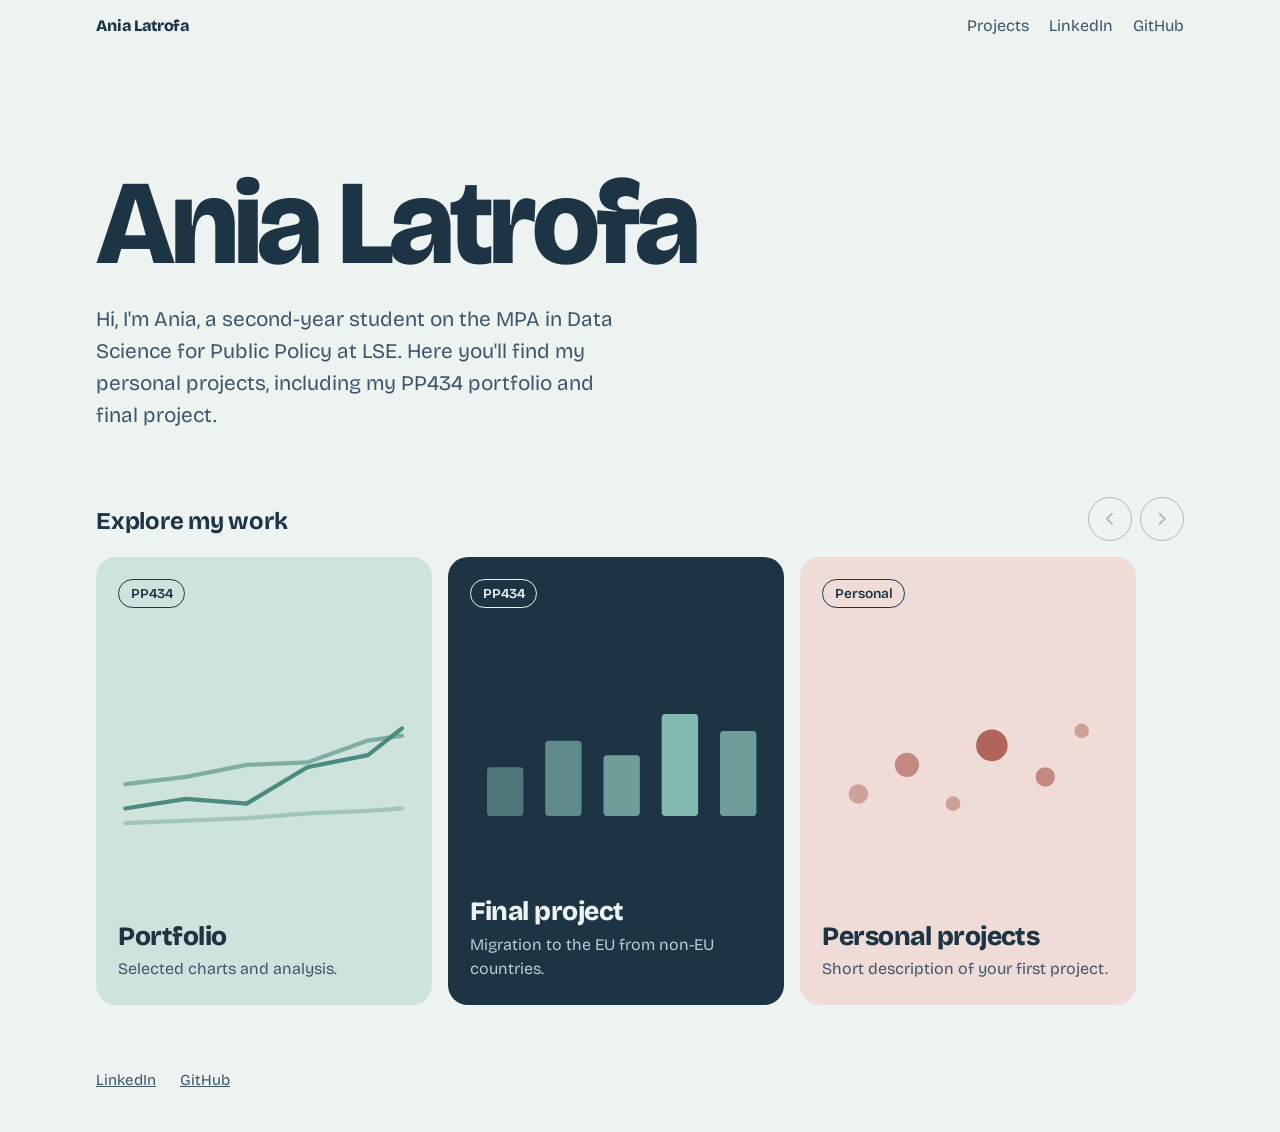
<file: index.html>
<!DOCTYPE html>
<html lang="en">
<head>
    <meta charset="utf-8">
    <meta name="viewport" content="width=device-width, initial-scale=1">
    <title>Ania Latrofa</title>
    <meta name="description" content="Data visualisation and public policy projects by Ania Latrofa, MPA in Data Science for Public Policy at LSE.">

    <link rel="preconnect" href="https://fonts.googleapis.com">
    <link rel="preconnect" href="https://fonts.gstatic.com" crossorigin>
    <link href="https://fonts.googleapis.com/css2?family=Bricolage+Grotesque:wght@400;600;700;800&display=swap" rel="stylesheet">

    <!-- This page is self-contained, so it does not load styles.css.
         Your chart pages (portfolio.html etc.) keep using styles.css as before. -->
    <style>
        :root {
            /* Page colours. To match your chart pages exactly, replace --bg with the
               background colour used in styles.css. */
            --bg: #edf3f1;          /* faded teal background */
            --ink: #1d3445;         /* faded marine blue, main text */
            --ink-soft: #3f566a;    /* secondary text */
            --gap: 1rem;
            --pad: max(1.25rem, calc((100vw - 68rem) / 2));  /* aligns content and tiles */
        }

        * { box-sizing: border-box; }

        body {
            margin: 0;
            background: var(--bg);
            color: var(--ink);
            font-family: "Bricolage Grotesque", system-ui, -apple-system, "Segoe UI", sans-serif;
            line-height: 1.55;
            -webkit-font-smoothing: antialiased;
        }

        a { color: inherit; }

        a:focus-visible,
        button:focus-visible {
            outline: 3px solid var(--ink);
            outline-offset: 3px;
        }

        /* ---------- Top bar (stays visible while scrolling) ---------- */
        .site-header {
            position: sticky;
            top: 0;
            z-index: 10;
            display: flex;
            justify-content: space-between;
            align-items: center;
            padding: 0.9rem var(--pad);
            background: rgba(237, 243, 241, 0.88);
            -webkit-backdrop-filter: blur(8px);
            backdrop-filter: blur(8px);
        }
        .site-header .brand {
            font-weight: 800;
            letter-spacing: -0.01em;
            text-decoration: none;
        }
        .site-header nav { display: flex; gap: 1.25rem; }
        .site-header nav a { color: var(--ink-soft); text-decoration: none; }
        .site-header nav a:hover {
            color: var(--ink);
            text-decoration: underline;
            text-underline-offset: 4px;
        }

        /* ---------- Intro ---------- */
        .hero { padding: clamp(3rem, 10vw, 7rem) var(--pad) clamp(2.5rem, 6vw, 4rem); }
        .hero h1 {
            margin: 0;
            font-size: clamp(3.2rem, 10vw, 7.5rem);
            line-height: 0.95;
            font-weight: 800;
            letter-spacing: -0.035em;
        }
        .hero p {
            max-width: 34rem;
            margin: 1.5rem 0 0;
            font-size: clamp(1.05rem, 2.2vw, 1.3rem);
            color: var(--ink-soft);
        }

        /* ---------- Scroll menu ---------- */
        .projects-head {
            display: flex;
            justify-content: space-between;
            align-items: flex-end;
            padding: 0 var(--pad) 1rem;
        }
        .projects-head h2 {
            margin: 0;
            font-size: 1.5rem;
            font-weight: 700;
            letter-spacing: -0.01em;
        }
        .rail-controls { display: flex; gap: 0.5rem; }
        .rail-btn {
            display: grid;
            place-items: center;
            width: 2.75rem;
            height: 2.75rem;
            border-radius: 50%;
            border: 1.5px solid var(--ink);
            background: transparent;
            color: var(--ink);
            cursor: pointer;
        }
        .rail-btn:hover:not(:disabled) { background: var(--ink); color: var(--bg); }
        .rail-btn:disabled { opacity: 0.3; cursor: default; }
        .rail-btn svg { width: 1.1rem; height: 1.1rem; }

        .rail {
            list-style: none;
            margin: 0;
            padding: 0 var(--pad) 1rem;
            display: flex;
            gap: var(--gap);
            overflow-x: auto;
            scroll-snap-type: x proximity;
            scroll-padding-inline: var(--pad);
            scrollbar-width: none;
            -webkit-overflow-scrolling: touch;
        }
        .rail::-webkit-scrollbar { display: none; }
        .rail > li { flex: 0 0 auto; scroll-snap-align: start; }

        .tile {
            display: flex;
            flex-direction: column;
            justify-content: space-between;
            width: clamp(16rem, 78vw, 21rem);
            height: clamp(22rem, 56vh, 28rem);
            padding: 1.4rem;
            border-radius: 1.25rem;
            background: var(--tile-bg);
            color: var(--ink);
            text-decoration: none;
            transition: transform 0.25s ease;
        }
        .tile:hover { transform: translateY(-4px); }

        .tile-tag {
            align-self: flex-start;
            padding: 0.2rem 0.7rem;
            border: 1.5px solid currentColor;
            border-radius: 999px;
            font-size: 0.85rem;
            font-weight: 600;
        }
        .tile-art {
            align-self: center;
            width: 100%;
            height: auto;
            color: var(--tile-art);
        }
        .tile-title {
            display: block;
            font-size: 1.65rem;
            font-weight: 800;
            line-height: 1.1;
            letter-spacing: -0.02em;
        }
        .tile-desc {
            display: block;
            margin-top: 0.4rem;
            font-size: 1rem;
            color: var(--ink-soft);
        }

        /* Tile colours (faded versions of your teal, blue and the red used for the South) */
        .tile--teal { --tile-bg: #cfe3de; --tile-art: #4b8a7e; }
        .tile--blue { --tile-bg: #d9e3ec; --tile-art: #47698a; }
        .tile--navy { --tile-bg: #1d3445; --tile-art: #82bab0; color: #edf3f1; }
        .tile--navy .tile-desc { color: #b9ccd3; }
        .tile--rose { --tile-bg: #efdcd6; --tile-art: #b0645a; }
        .tile--empty {
            --tile-bg: transparent;
            --tile-art: #8aa3a0;
            border: 2px dashed #8aa3a0;
        }

        /* ---------- Footer ---------- */
        .site-footer {
            padding: 3rem var(--pad) 2.5rem;
            font-size: 0.95rem;
            color: var(--ink-soft);
        }
        .site-footer a { margin-right: 1.25rem; }

        @media (prefers-reduced-motion: reduce) {
            .tile { transition: none; }
            .tile:hover { transform: none; }
        }
    </style>
</head>

<body>

    <header class="site-header">
        <a class="brand" href="index.html">Ania Latrofa</a>
        <nav aria-label="Main">
            <a href="#projects">Projects</a>
            <a href="https://www.linkedin.com/in/ania-latrofa/">LinkedIn</a>
            <a href="https://www.github.com/ALatrofa">GitHub</a>
        </nav>
    </header>

    <main>
        <section class="hero">
            <h1>Ania Latrofa</h1>
            <p>
                Hi, I'm Ania, a second-year student on the MPA in Data Science for Public Policy at LSE.
                Here you'll find my personal projects, including my PP434 portfolio and final project.
            </p>
        </section>

        <section id="projects" aria-labelledby="projects-title">
            <div class="projects-head">
                <h2 id="projects-title">Explore my work</h2>
                <div class="rail-controls">
                    <button class="rail-btn" id="rail-prev" type="button" aria-label="Previous projects">
                        <svg viewBox="0 0 24 24" fill="none" stroke="currentColor" stroke-width="2.5" stroke-linecap="round" stroke-linejoin="round" aria-hidden="true"><path d="M15 5l-7 7 7 7"/></svg>
                    </button>
                    <button class="rail-btn" id="rail-next" type="button" aria-label="Next projects">
                        <svg viewBox="0 0 24 24" fill="none" stroke="currentColor" stroke-width="2.5" stroke-linecap="round" stroke-linejoin="round" aria-hidden="true"><path d="M9 5l7 7-7 7"/></svg>
                    </button>
                </div>
            </div>

            <ul class="rail" id="rail">

                <!-- PP434 portfolio -->
                <li>
                    <a class="tile tile--teal" href="portfolio.html">
                        <span class="tile-tag">PP434</span>
                        <svg class="tile-art" viewBox="0 0 240 120" fill="none" stroke="currentColor" stroke-width="3.5" stroke-linecap="round" stroke-linejoin="round" aria-hidden="true">
                            <path d="M6 108 L56 106 L106 104 L156 100 L206 98 L234 96" opacity="0.35"/>
                            <path d="M6 76 L56 70 L106 60 L156 58 L206 40 L234 36" opacity="0.6"/>
                            <path d="M6 96 L56 88 L106 92 L156 62 L206 52 L234 30"/>
                        </svg>
                        <span>
                            <strong class="tile-title">Portfolio</strong>
                            <span class="tile-desc">Selected charts and analysis.</span>
                        </span>
                    </a>
                </li>

                <!-- PP434 final project -->
                <li>
                    <a class="tile tile--navy" href="final_project.html">
                        <span class="tile-tag">PP434</span>
                        <svg class="tile-art" viewBox="0 0 240 120" fill="currentColor" aria-hidden="true">
                            <rect x="14" y="72" width="30" height="40" rx="3" opacity="0.5"/>
                            <rect x="62" y="50" width="30" height="62" rx="3" opacity="0.65"/>
                            <rect x="110" y="62" width="30" height="50" rx="3" opacity="0.8"/>
                            <rect x="158" y="28" width="30" height="84" rx="3"/>
                            <rect x="206" y="42" width="30" height="70" rx="3" opacity="0.8"/>
                        </svg>
                        <span>
                            <strong class="tile-title">Final project</strong>
                            <span class="tile-desc">Migration to the EU from non-EU countries.</span>
                        </span>
                    </a>
                </li>

                <!-- OTHER PROJECTS: personal work outside the course.
                     To add another project, copy one whole <li>...</li> block, then change the
                     href, the tag, the title and the description. -->
                <li>
                    <a class="tile tile--rose" href="week1.html">
                        <span class="tile-tag">Personal</span>
                        <svg class="tile-art" viewBox="0 0 240 120" fill="currentColor" aria-hidden="true">
                            <circle cx="30" cy="84" r="8" opacity="0.5"/>
                            <circle cx="70" cy="60" r="10" opacity="0.7"/>
                            <circle cx="108" cy="92" r="6" opacity="0.5"/>
                            <circle cx="140" cy="44" r="13"/>
                            <circle cx="184" cy="70" r="8" opacity="0.7"/>
                            <circle cx="214" cy="32" r="6" opacity="0.5"/>
                        </svg>
                        <span>
                            <strong class="tile-title">Personal projects</strong>
                            <span class="tile-desc">Short description of your first project.</span>
                        </span>
                    </a>
                </li>

                <!-- TEMPLATE for a new tile (remove the comment markers to use it):
                <li>
                    <a class="tile tile--teal" href="your_page.html">
                        <span class="tile-tag">Tag</span>
                        <span>
                            <strong class="tile-title">Project title</strong>
                            <span class="tile-desc">One line about it.</span>
                        </span>
                    </a>
                </li>
                -->

            </ul>
        </section>
    </main>

    <footer class="site-footer">
        <a href="https://www.linkedin.com/in/ania-latrofa/">LinkedIn</a>
        <a href="https://www.github.com/ALatrofa">GitHub</a>
    </footer>

    <script>
        // Arrow buttons scroll the tile menu; they switch off at either end.
        const rail = document.getElementById('rail');
        const prev = document.getElementById('rail-prev');
        const next = document.getElementById('rail-next');
        const reduceMotion = window.matchMedia('(prefers-reduced-motion: reduce)').matches;

        function step() {
            const tile = rail.querySelector('li');
            return tile.getBoundingClientRect().width + 16;   // tile width + gap
        }
        function scrollRail(direction) {
            rail.scrollBy({ left: direction * step(), behavior: reduceMotion ? 'auto' : 'smooth' });
        }
        function updateButtons() {
            prev.disabled = rail.scrollLeft <= 4;
            next.disabled = rail.scrollLeft + rail.clientWidth >= rail.scrollWidth - 4;
        }

        prev.addEventListener('click', () => scrollRail(-1));
        next.addEventListener('click', () => scrollRail(1));
        rail.addEventListener('scroll', updateButtons, { passive: true });
        window.addEventListener('resize', updateButtons);
        updateButtons();
    </script>

</body>
</html>
</file>
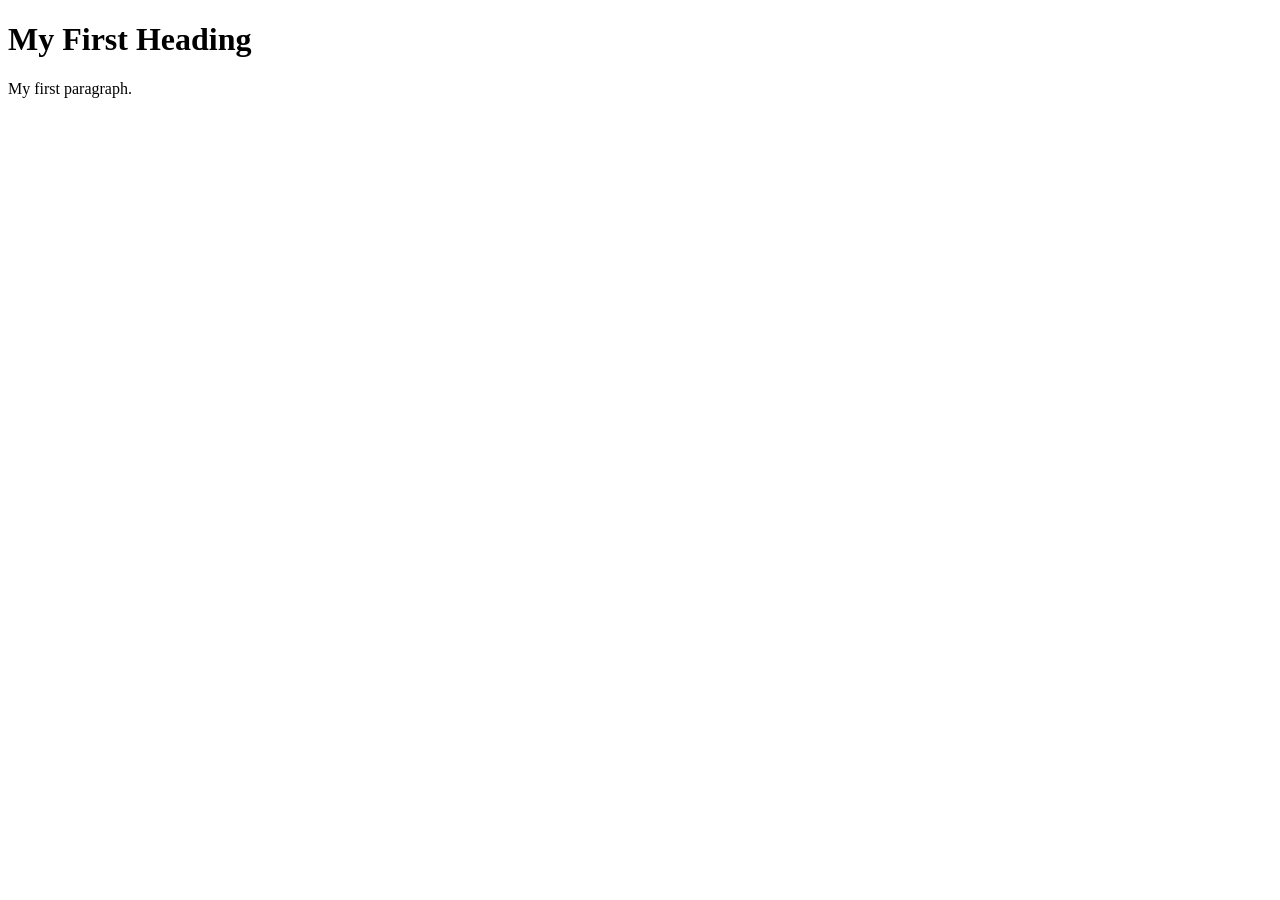
<file: Example 1.html>
<!DOCTYPE html>
<html>

<!-- Richard Davies, Data Science -->

<!-- CODING LESSON NUMBER 1 -->
<!-- Commenting your code is vital, vital, vital -->

<!-- This is how you add comments to HTML -->

<!-- You can also include
multi - line comments
if you find that useful -->

<!-- To turn text into a comment, use the=is short-cut: CTRL & the "/" key (command + "/" on Mac)-->


<!-- HOW HTML WORKS - THE BASICS -->
<!-- HTML files have two fundamental parts. (1) The head, (2) The body -->

<!-- The head contains things that you do not see on the page -->

<head>
    <title>Page Title</title>
</head>

<!-- The body contains thigs you see -->
<!-- Most elements both open and close, with the content in the middle -->
<!-- Indenting is optional, but helps with readability -->
<body>
    <h1>My First Heading</h1>
    <p>My first paragraph.</p>
</body>
</html>
</file>
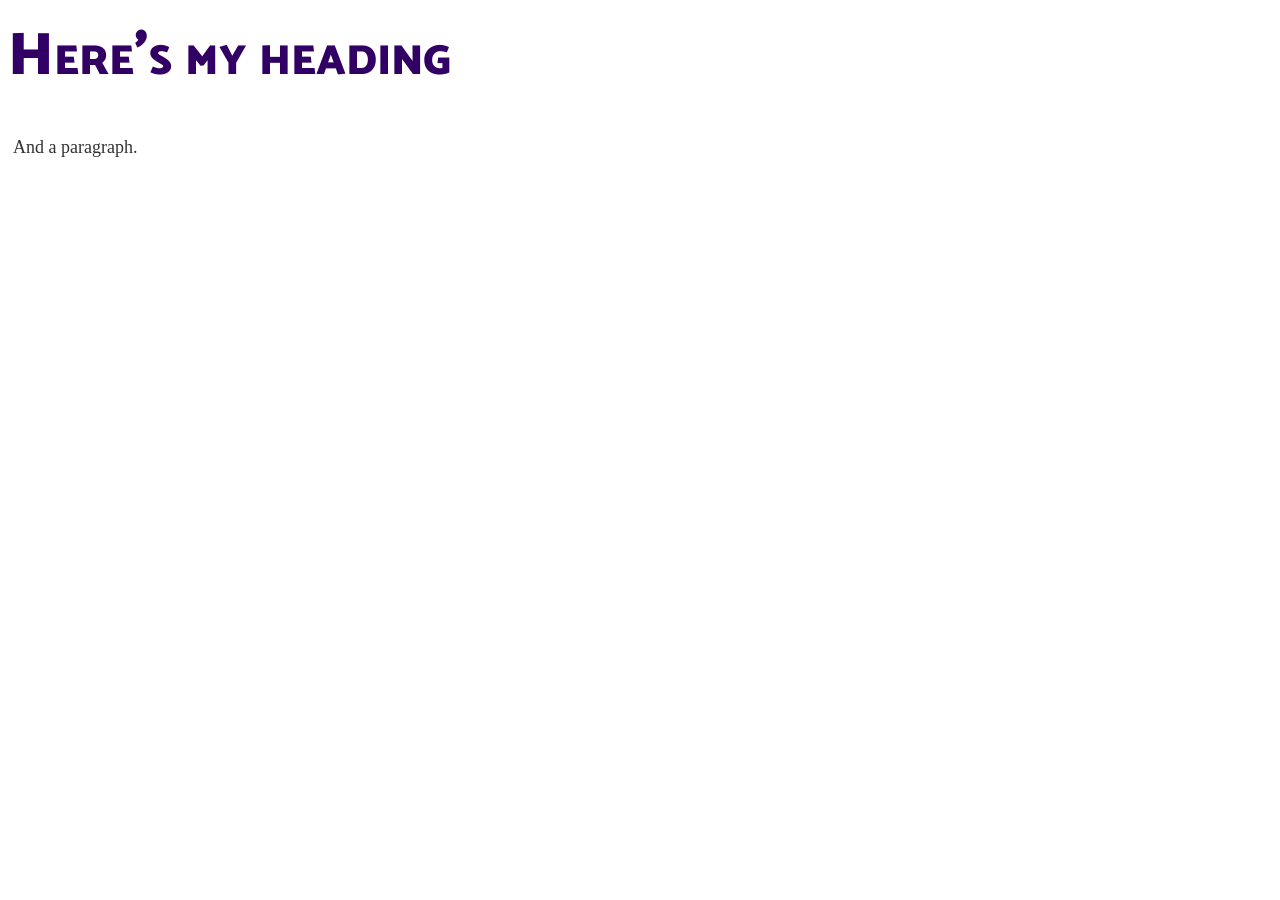
<file: Example2.html>
<!DOCTYPE html>

<!-- Richard Davies, Data Science -->

<html>

<head>
    <title>Richard's Second Example</title>

<!-- Link to my CSS file -->
<!-- The link needs to point to the CSS file, so it needs to be in the right place -->
    <link rel="stylesheet" href="Example2.css">
</head>


<body>

<h1>Here's my heading</h1>
<p>And a paragraph.</p>

</body>
</html>
</file>
<file: Example2.css>
/* Richard Davies */
/* Data Science */

/* This is a comment in CSS */

/* This is a 
multi line comment */

/* CSS files can be used to access e.g. fonts */
@import url('https://fonts.googleapis.com/css2?family=Catamaran:wght@900&display=swap');


/* Format my paragraph */
p {
	font-size: 18px;
	margin: 5px 5px;
	line-height: 22.4px;
	color: #323232;
}

/* Format my heading */
h1 {
	font-family: "Catamaran";
	font-variant: small-caps;
	font-size: 60px;
	color: #320064;
	font-weight: 900;
	margin: 0px 0px 30px 0px;
}
</file>
